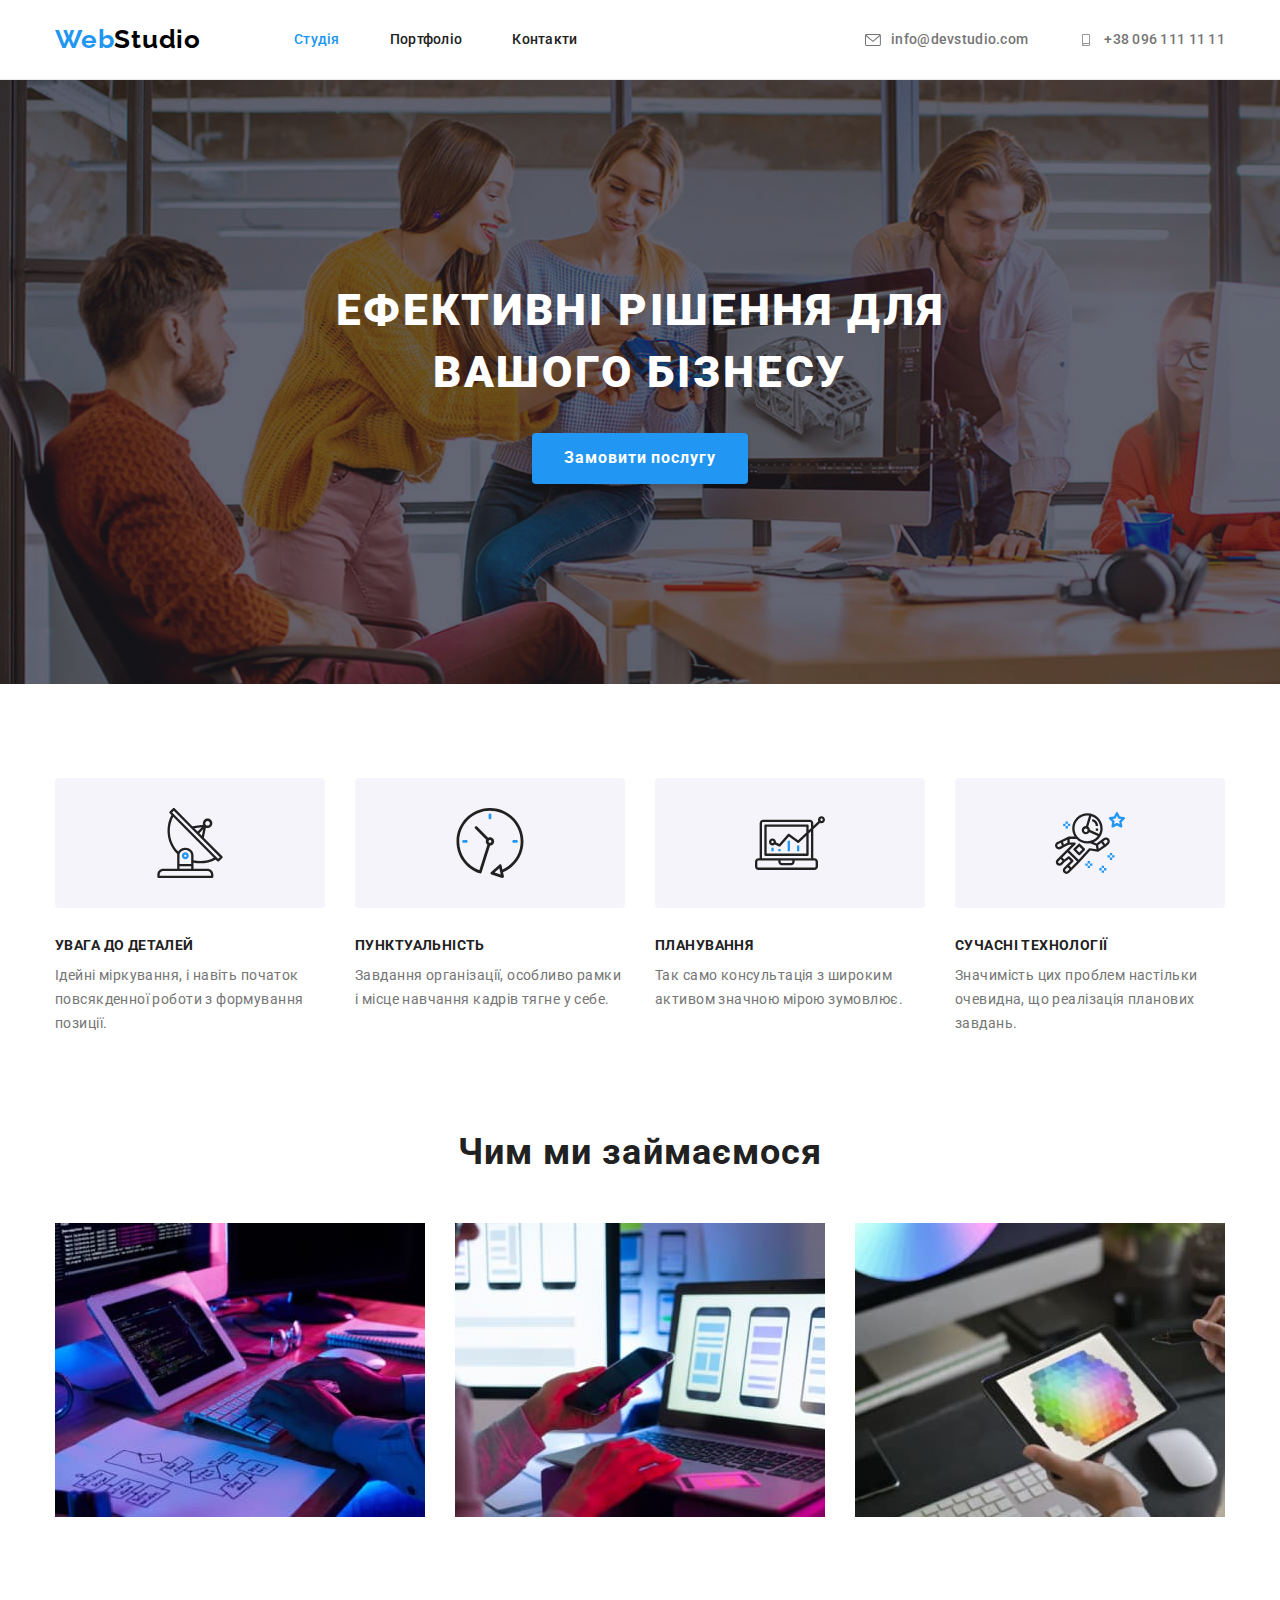
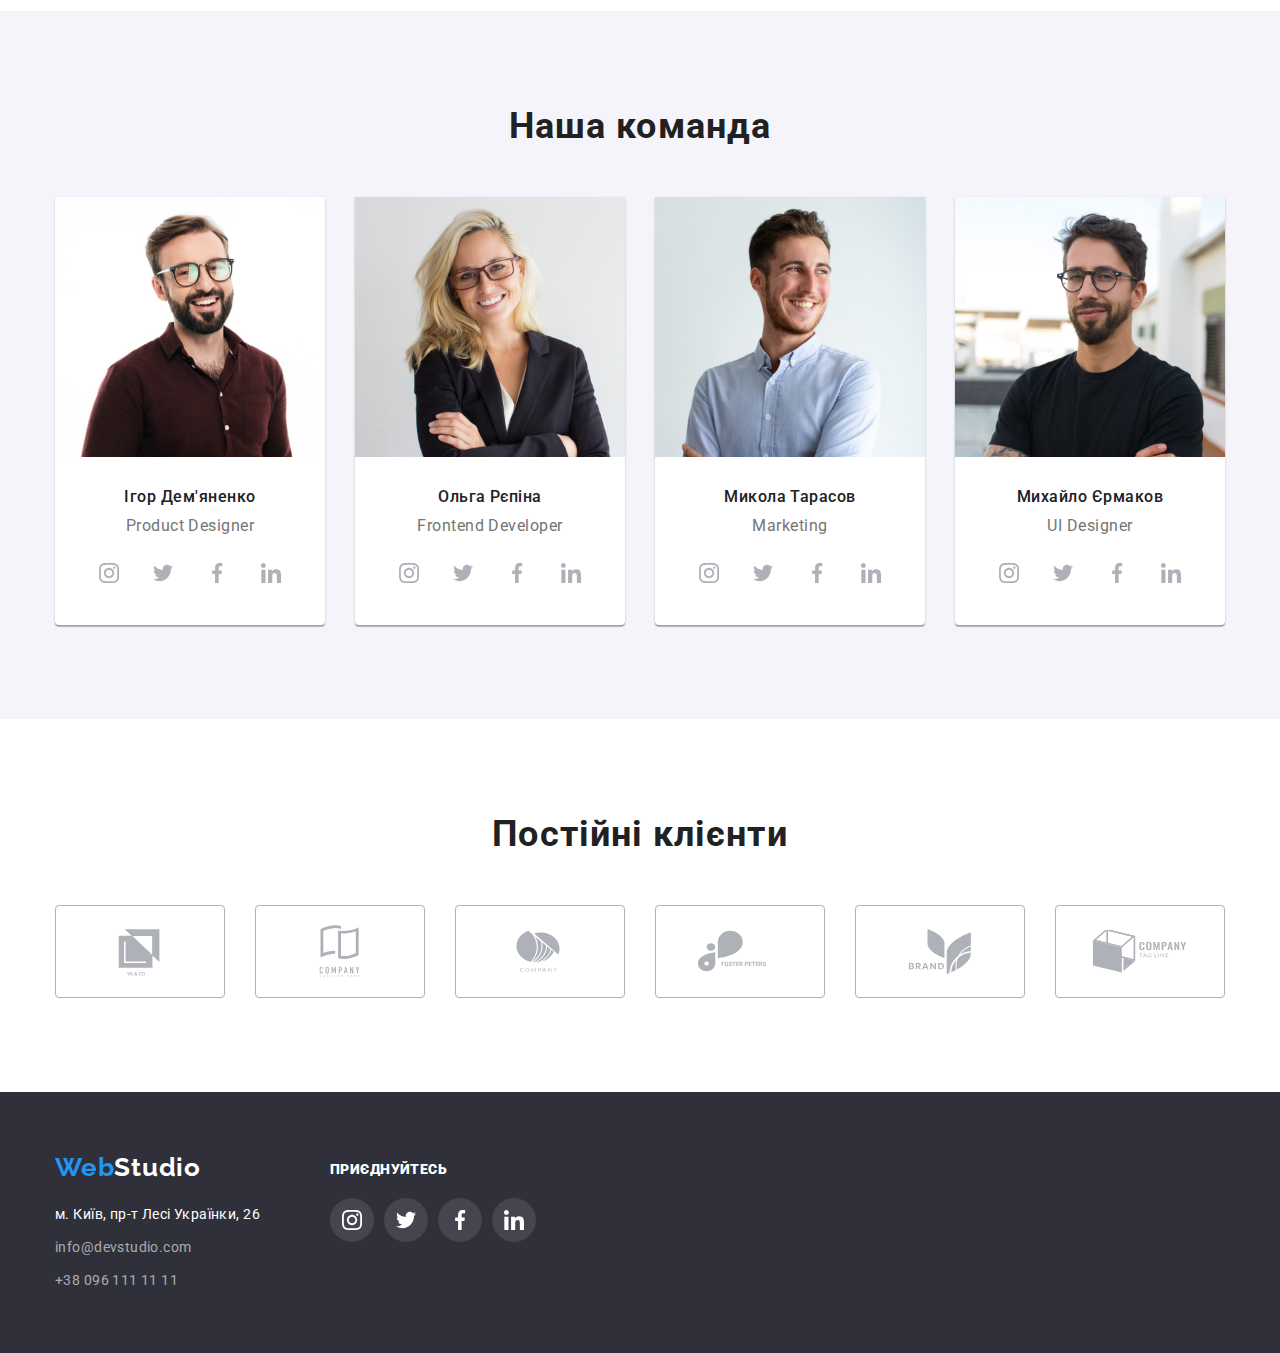
<file: index.html>
<!DOCTYPE html>
<html lang="uk">

<head>
	<meta charset="UTF-8">
	<meta http-equiv="X-UA-Compatible" content="IE=edge">
	<meta name="viewport" content="width=device-width, initial-scale=1.0">
	<title>WebStudio | Creative workshop</title>
	<link rel="preconnect" href="https://fonts.googleapis.com">
	<link rel="preconnect" href="https://fonts.gstatic.com" crossorigin>
	<link
		href="https://fonts.googleapis.com/css2?family=Raleway:wght@700&family=Roboto:wght@400;500;700;900&display=swap"
		rel="stylesheet">
	<link rel="stylesheet" href="https://cdn.jsdelivr.net/npm/modern-normalize@1.1.0/modern-normalize.min.css" />
	<link href="./css/style.css" rel="stylesheet">
</head>

<body>
	<!-- header block-->
	<header class="header">
		<div class="header-container container">
			<nav class="header-nav">
				<a class="logo" href="./index.html"><span class="blue-part">Web</span><span
						class="black-part">Studio</span></a>
				<ul class="site-list list">
					<li class="active-site-link"><a class="link" href="./index.html">Студія</a></li>
					<li><a class="link" href="./portfolio.html">Портфоліо</a></li>
					<li><a class="link" href="">Контакти</a></li>
				</ul>
			</nav>
			<ul class="contacts-list list">
				<li><a class="link contact" href="mailto:info@devstudio.com">
						<svg class="icon-contact" width="16" height="12">
							<use href="./images/icons-no-optomization.svg#icon-mail"></use>
						</svg>
						info@devstudio.com</a></li>
				<li><a class="link contact" href="tel:+380961111111">
						<svg class="icon-contact" width="16" height="12">
							<use href="./images/icons.svg#icon-phone"></use>
						</svg>
						+38 096 111 11 11</a></li>
			</ul>
		</div>
	</header>

	<!-- main block -->
	<main>
		<!-- hero -->
		<div class="hero-bg">
			<section class="hero">
				<div class="container ">
					<h1 class="hero-title">Ефективні рішення для вашого бізнесу</h1>
					<button class="button-primary" type="button">Замовити послугу</button>
				</div>
			</section>
		</div>


		<!-- Advantages -->
		<section class="advantages section">
			<div class="container">
				<!-- h2 won't to show here -->
				<h2 class="visually-hidden">Переваги компанії</h2>
				<ul class="advantages-list list">
					<li class="advantages-item">
						<div class="advantages-icon-wrapper">
							<svg class="advantages-icon">
								<use href="./images/icons.svg#icon-antenna"></use>
							</svg>
						</div>
						<h3 class="advantage-title">УВАГА ДО ДЕТАЛЕЙ</h3>
						<p class="advantage-desc">Ідейні міркування, і навіть початок повсякденної роботи з формування
							позиції.
						</p>
					</li>
					<li class="advantages-item">
						<div class="advantages-icon-wrapper">
							<svg class="advantages-icon">
								<use href="./images/icons.svg#icon-clock"></use>
							</svg>
						</div>
						<h3 class="advantage-title">ПУНКТУАЛЬНІСТЬ</h3>
						<p class="advantage-desc">Завдання організації, особливо рамки і місце навчання кадрів тягне у себе.
						</p>
					</li>
					<li class="advantages-item">
						<div class="advantages-icon-wrapper">
							<svg class="advantages-icon">
								<use href="./images/icons.svg#icon-diagram"></use>
							</svg>
						</div>
						<h3 class="advantage-title">ПЛАНУВАННЯ</h3>
						<p class="advantage-desc">Так само консультація з широким активом значною мірою зумовлює.</p>
					</li>
					<li class="advantages-item">
						<div class="advantages-icon-wrapper">
							<svg class="advantages-icon">
								<use href="./images/icons.svg#icon-astronaut"></use>
							</svg>
						</div>
						<h3 class="advantage-title">СУЧАСНІ ТЕХНОЛОГІЇ</h3>
						<p class="advantage-desc">Значимість цих проблем настільки очевидна, що реалізація планових завдань.
						</p>
					</li>
				</ul>
			</div>
		</section>

		<!-- What we do -->
		<section class="work section">
			<div class="container">
				<h2 class="poster">Чим ми займаємося</h2>
				<ul class="work-list list">
					<li class="work-item"><img src="./images/studio-images/codding.jpg" width="370"
							alt="Програміст пише код додатку">
					</li>
					<li class="work-item"><img src="./images/studio-images/testing.jpg" width="370"
							alt="Тестувальник перевіряє роботу додатку">
					</li>
					<li class="work-item"><img src="./images/studio-images/dessigning.jpg" width="370"
							alt="Дизайнер розробляє кольорову схему додатку">
					</li>
				</ul>
			</div>
		</section>

		<!-- Team -->
		<section class="team section">
			<div class="container">
				<h2 class="poster">Наша команда</h2>
				<ul class="team-list list">
					<li class="team-item">
						<img class="team-item-avatar" src="./images/studio-images/person1.jpg" width="270"
							alt="Член команди Ігор Дем'яненко">
						<div class="team-item-wrapper">
							<h3 class="person-name">Ігор Дем'яненко</h3>
							<p class="person-profession">
								Product Designer
							</p>
							<ul class="social-list list">
								<li class="social-list-item">
									<a href="" class="social-link">
										<svg class="social-link-icon">
											<use href="./images/icons.svg#icon-instagram"></use>
										</svg>
									</a>
								</li>
								<li class="social-list-item">
									<a href="" class="social-link">
										<svg class="social-link-icon">
											<use href="./images/icons.svg#icon-twitter"></use>
										</svg>
									</a>
								</li>
								<li class="social-list-item">
									<a href="" class="social-link">
										<svg class="social-link-icon">
											<use href="./images/icons.svg#icon-facebook"></use>
										</svg>
									</a>
								</li>
								<li class="social-list-item">
									<a href="" class="social-link">
										<svg class="social-link-icon">
											<use href="./images/icons.svg#icon-linkedin"></use>
										</svg>
									</a>
								</li>
							</ul>
						</div>
					</li>
					<li class="team-item">
						<img class="team-item-avatar" src="./images/studio-images/person2.jpg" width="270"
							alt="Член команди Ольга Рєпіна">
						<div class="team-item-wrapper">
							<h3 class="person-name">Ольга Рєпіна</h3>
							<p class="person-profession">
								Frontend Developer
							</p>
							<ul class="social-list list">
								<li class="social-list-item">
									<a href="" class="social-link">
										<svg class="social-link-icon">
											<use href="./images/icons.svg#icon-instagram"></use>
										</svg>
									</a>
								</li>
								<li class="social-list-item">
									<a href="" class="social-link">
										<svg class="social-link-icon">
											<use href="./images/icons.svg#icon-twitter"></use>
										</svg>
									</a>
								</li>
								<li class="social-list-item">
									<a href="" class="social-link">
										<svg class="social-link-icon">
											<use href="./images/icons.svg#icon-facebook"></use>
										</svg>
									</a>
								</li>
								<li class="social-list-item">
									<a href="" class="social-link">
										<svg class="social-link-icon">
											<use href="./images/icons.svg#icon-linkedin"></use>
										</svg>
									</a>
								</li>
							</ul>
						</div>
					</li>
					<li class="team-item">
						<img class="team-item-avatar" src="./images/studio-images/person3.jpg" width="270"
							alt="Член команди Микола Тарасов">
						<div class="team-item-wrapper">
							<h3 class="person-name">Микола Тарасов</h3>
							<p class="person-profession">
								Marketing
							</p>
							<ul class="social-list list">
								<li class="social-list-item">
									<a href="" class="social-link">
										<svg class="social-link-icon">
											<use href="./images/icons.svg#icon-instagram"></use>
										</svg>
									</a>
								</li>
								<li class="social-list-item">
									<a href="" class="social-link">
										<svg class="social-link-icon">
											<use href="./images/icons.svg#icon-twitter"></use>
										</svg>
									</a>
								</li>
								<li class="social-list-item">
									<a href="" class="social-link">
										<svg class="social-link-icon">
											<use href="./images/icons.svg#icon-facebook"></use>
										</svg>
									</a>
								</li>
								<li class="social-list-item">
									<a href="" class="social-link">
										<svg class="social-link-icon">
											<use href="./images/icons.svg#icon-linkedin"></use>
										</svg>
									</a>
								</li>
							</ul>
						</div>
					</li>
					<li class="team-item">
						<img class="team-item-avatar" src="./images/studio-images/person4.jpg" width="270"
							alt="Член команди Михайло Єрмаков">
						<div class="team-item-wrapper">
							<h3 class="person-name">Михайло Єрмаков</h3>
							<p class="person-profession">
								UI Designer
							</p>
							<ul class="social-list list">
								<li class="social-list-item">
									<a href="" class="social-link">
										<svg class="social-link-icon">
											<use href="./images/icons.svg#icon-instagram"></use>
										</svg>
									</a>
								</li>
								<li class="social-list-item">
									<a href="" class="social-link">
										<svg class="social-link-icon">
											<use href="./images/icons.svg#icon-twitter"></use>
										</svg>
									</a>
								</li>
								<li class="social-list-item">
									<a href="" class="social-link">
										<svg class="social-link-icon">
											<use href="./images/icons.svg#icon-facebook"></use>
										</svg>
									</a>
								</li>
								<li class="social-list-item">
									<a href="" class="social-link">
										<svg class="social-link-icon">
											<use href="./images/icons.svg#icon-linkedin"></use>
										</svg>
									</a>
								</li>
							</ul>
						</div>
					</li>
				</ul>
			</div>
		</section>


		<!-- clients -->

		<section class="section clients">

			<div class="container">
				<h2 class="poster">Постійні клієнти</h2>
				<ul class="clients-list list">
					<li class="clients-item">
						<a href="" class="client-link">
							<svg class="client-icon">
								<use href="./images/icons.svg#icon-yago"></use>
							</svg>
						</a>
					</li>
					<li class="clients-item">
						<a href="" class="client-link">
							<svg class="client-icon">
								<use href="./images/icons.svg#icon-company-tagline1"></use>
							</svg>
						</a>
					</li>
					<li class="clients-item">
						<a href="" class="client-link">
							<svg class="client-icon">
								<use href="./images/icons.svg#icon-company"></use>
							</svg>
						</a>
					</li>
					<li class=" clients-item">
						<a href="" class="client-link">
							<svg class="client-icon">
								<use href="./images/icons.svg#icon-foster"></use>
							</svg>
						</a>
					</li>
					<li class="clients-item">
						<a href="" class="client-link">
							<svg class="client-icon">
								<use href="./images/icons.svg#icon-brand"></use>
							</svg>
						</a>
					</li>
					<li class="clients-item">
						<a href="" class="client-link">
							<svg class="client-icon">
								<use href="./images/icons.svg#icon-company-tagline2"></use>
							</svg>
						</a>
					</li>
				</ul>
			</div>

		</section>

	</main>

	<!-- footer block -->
	<footer class="footer">
		<div class="container footer-block">
			<div class="footer-contact-block">
				<a class="logo footer-logo" href="./index.html"><span class="blue-part">Web</span><span
						class="white-part">Studio</span></a>
				<address>
					<ul class="address-list">
						<li class="address-item"><a class="footer-map"
								href="hhttps://www.google.com.ua/maps/place/%D0%B1%D1%83%D0%BB%D1%8C%D0%B2%D0%B0%D1%80+%D0%9B%D0%B5%D1%81%D1%96+%D0%A3%D0%BA%D1%80%D0%B0%D1%97%D0%BD%D0%BA%D0%B8,+26,+%D0%9A%D0%B8%D1%97%D0%B2,+02000/@50.4265807,30.5383858,17z/data=!3m1!4b1!4m5!3m4!1s0x40d4cf0e033ecbe9:0x57a4dffefec77da0!8m2!3d50.4265807!4d30.5383859?hl=uk"
								target="_blank" rel="noopener noreferrer">м. Київ, пр-т Лесі Українки, 26</a></li>
						<li class="address-item"><a class="link footer-contact"
								href="mailto:info@devstudio.com">info@devstudio.com</a>
						</li>
						<li class="address-item"><a class="link footer-contact" href="tel:+380961111111">+38 096 111 11 11</a>
						</li>
					</ul>
				</address>
			</div>
			<div class="footer-social-block">
				<h2 class='footer-go'><strong>Приєднуйтесь</strong></h2>
				<ul class="footer-social-list list">
					<li class="footer-social-item">
						<a href="" class="footer-social-link">
							<svg class="footer-social-icon">
								<use href="./images/icons.svg#icon-instagram"></use>
							</svg>
						</a>
					</li>
					<li class="footer-social-item">
						<a href="" class="footer-social-link">
							<svg class="footer-social-icon">
								<use href="./images/icons.svg#icon-twitter"></use>
							</svg>
						</a>
					</li>
					<li class="footer-social-item">
						<a href="" class="footer-social-link">
							<svg class="footer-social-icon">
								<use href="./images/icons.svg#icon-facebook"></use>
							</svg>
						</a>
					</li>
					<li class="footer-social-item">
						<a href="" class="footer-social-link">
							<svg class="footer-social-icon">
								<use href="./images/icons.svg#icon-linkedin"></use>
							</svg>
						</a>
					</li>
				</ul>
			</div>
		</div>
	</footer>
</body>

</html>
</file>
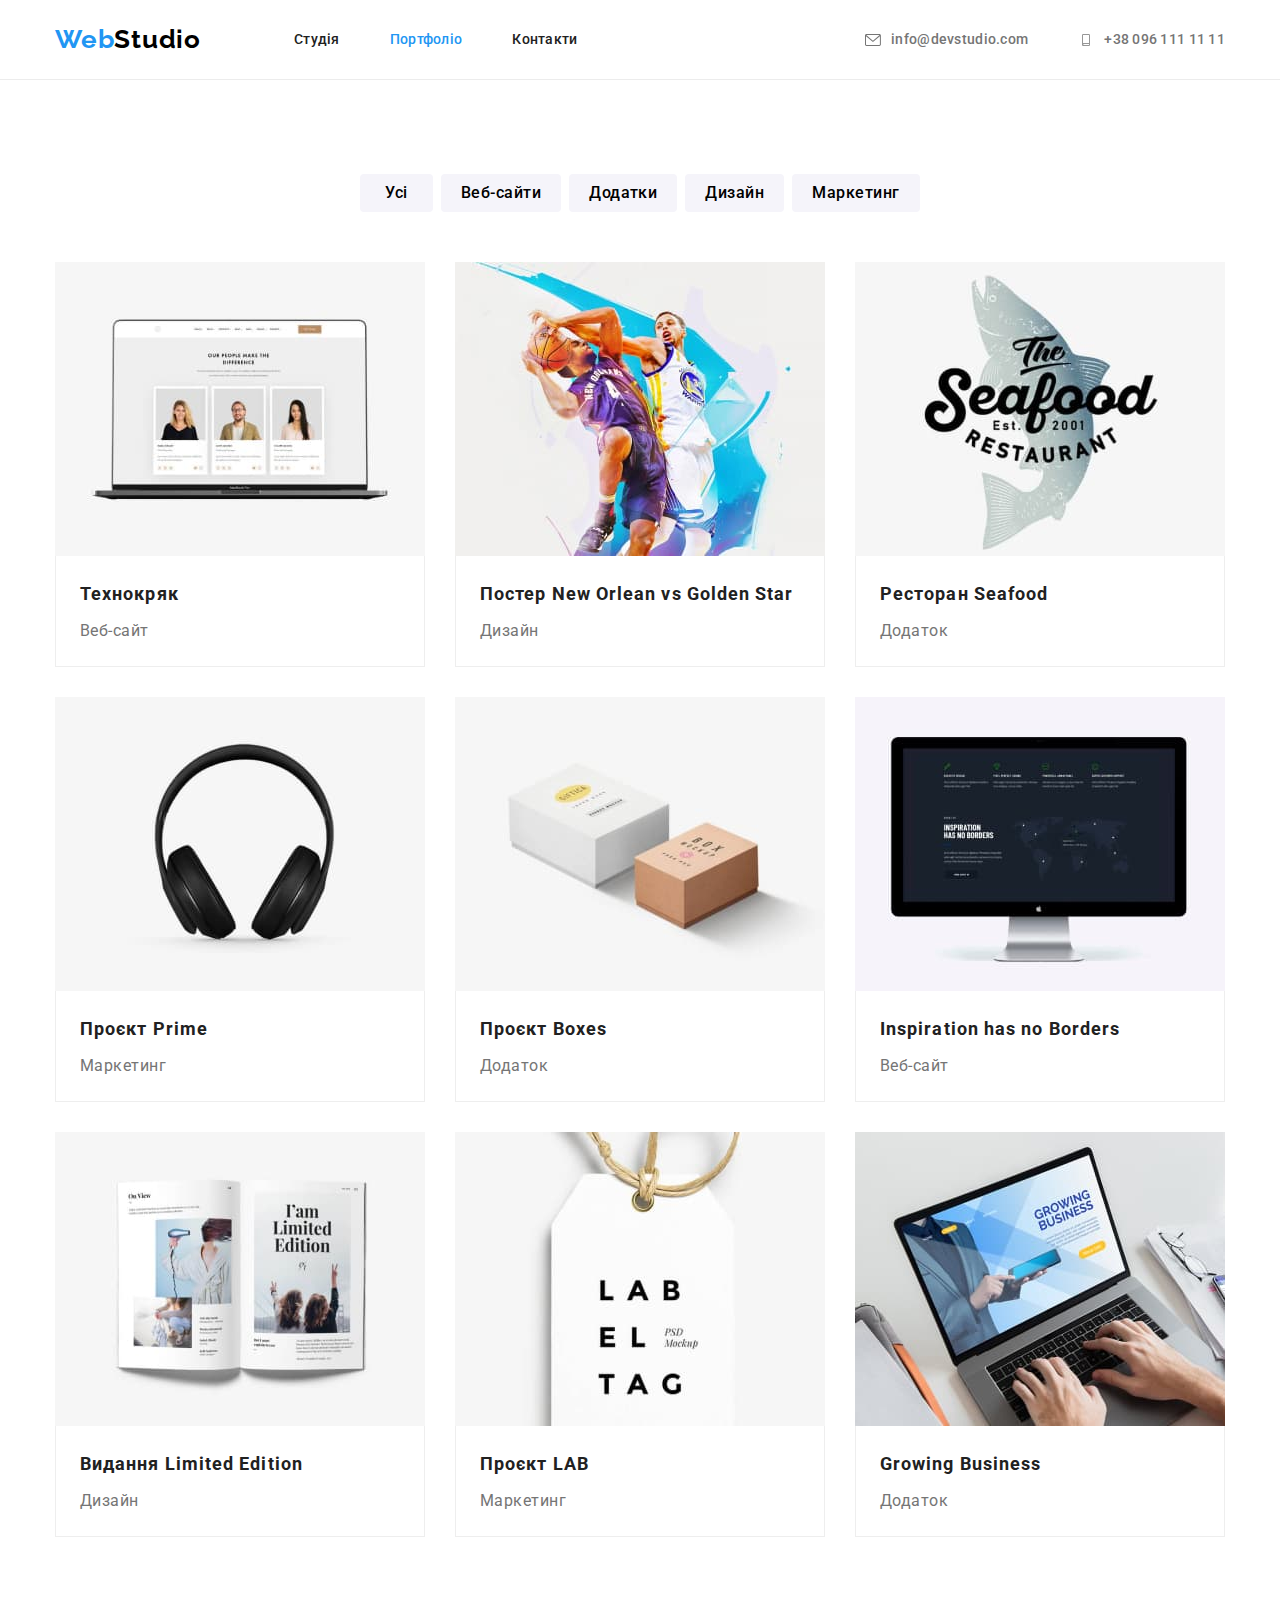
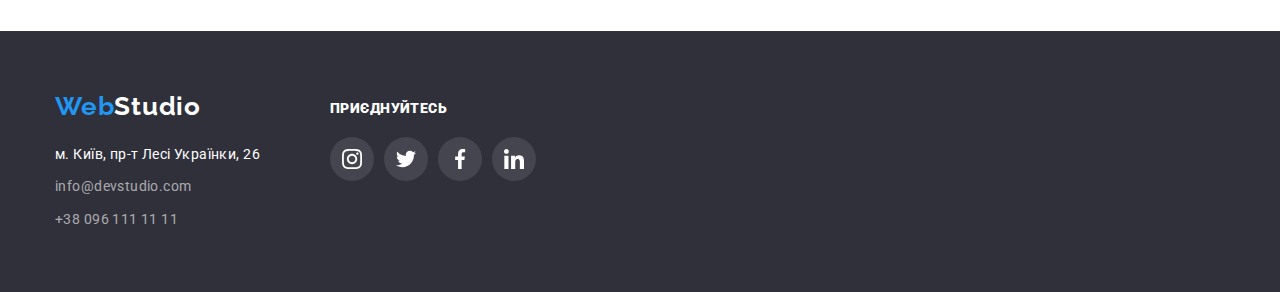
<file: portfolio.html>
<!DOCTYPE html>
<html lang="uk">

<head>
	<meta charset="UTF-8">
	<meta http-equiv="X-UA-Compatible" content="IE=edge">
	<meta name="viewport" content="width=device-width, initial-scale=1.0">
	<title>WebStudio | Portfolio</title>
	<link rel="preconnect" href="https://fonts.googleapis.com">
	<link rel="preconnect" href="https://fonts.gstatic.com" crossorigin>
	<link
		href="https://fonts.googleapis.com/css2?family=Raleway:wght@700&family=Roboto:wght@400;500;700;900&display=swap"
		rel="stylesheet">
	<link rel="stylesheet" href="https://cdn.jsdelivr.net/npm/modern-normalize@1.1.0/modern-normalize.min.css" />
	<link href="./css/style.css" rel="stylesheet">
</head>

<body>
	<!-- header block-->
	<header class="header">
		<div class="header-container container">
			<nav class="header-nav">
				<a class="logo" href="./index.html"><span class="blue-part">Web</span><span
						class="black-part">Studio</span></a>
				<ul class="site-list list">
					<li><a class="link" href="./index.html">Студія</a></li>
					<li class="active-site-link"><a class="link" href="./portfolio.html">Портфоліо</a></li>
					<li><a class="link" href="">Контакти</a></li>
				</ul>
			</nav>
			<ul class="contacts-list list">
				<li><a class="link contact" href="mailto:info@devstudio.com">
						<svg class="icon-contact" width="16" height="12">
							<use href="./images/icons-no-optomization.svg#icon-mail"></use>
						</svg>
						info@devstudio.com
					</a></li>
				<li><a class="link contact" href="tel:+380961111111">
						<svg class="icon-contact" width="16" height="12">
							<use href="./images/icons.svg#icon-phone"></use>
						</svg>
						+38 096 111 11 11</a></li>
			</ul>
		</div>
	</header>

	<!-- main block -->
	<main class="main section">

		<section>
			<div class="container">
				<!-- h1 will not show here -->
				<h1 class="visually-hidden">Пошук робіт компанії WebStudio</h1>

				<!-- Buttons -->
				<ul class="filter-list list">
					<li><button class="filter-button filter-button-different" type="button">Усі</button></li>
					<li><button class="filter-button" type="button">Веб-сайти</button>
					</li>
					<li><button class="filter-button" type="button">Додатки</button></li>
					<li><button class="filter-button" type="button">Дизайн</button></li>
					<li><button class="filter-button" type="button">Маркетинг</button></li>
				</ul>

				<!-- Cards list result -->
				<ul class="results-list list">
					<li class="results-link">
						<a href="" class="link-for-result">
							<img src=" ./images/portfolio-images/techno.jpg" alt="Веб-сайт компанії Технокряк">
							<div class="result-description-wrapper">
								<h2 class="result-title">Технокряк</h2>
								<p class="result-subtitle">Веб-сайт</p>
							</div>
						</a>
					</li>
					<li class="results-link">
						<a href="" class="link-for-result">
							<img src="./images/portfolio-images/poster.jpg" alt="Постер з баскетболістами">
							<div class="result-description-wrapper">
								<h2 class="result-title">Постер New Orlean vs Golden Star</h2>
								<p class="result-subtitle">Дизайн</p>
							</div>
						</a>
					</li>
					<li class="results-link">
						<a href="" class="link-for-result">
							<img src="./images/portfolio-images/seafood.jpg" alt="Логотип ресторану Seafood">
							<div class="result-description-wrapper">
								<h2 class="result-title">Ресторан Seafood</h2>
								<p class="result-subtitle">Додаток</p>
							</div>
						</a>
					</li>
					<li class="results-link">
						<a href="" class="link-for-result">
							<img src="./images/portfolio-images/prime.jpg" alt="Навушники компанії Prime">
							<div class="result-description-wrapper">
								<h2 class="result-title">Проєкт Prime</h2>
								<p class="result-subtitle">Маркетинг</p>
							</div>
						</a>
					</li>
					<li class="results-link">
						<a href="" class="link-for-result">
							<img src="./images/portfolio-images/boxes.jpg" alt="Коробки компанії Boxes">
							<div class="result-description-wrapper">
								<h2 class="result-title">Проєкт Boxes</h2>
								<p class="result-subtitle">Додаток</p>
							</div>
						</a>
					</li>
					<li class="results-link">
						<a href="" class="link-for-result">
							<img src="./images/portfolio-images/inspiration.jpg" alt="Комп'ютер з відкритим веб-сайтом">
							<div class="result-description-wrapper">
								<h2 class="result-title">Inspiration has no Borders</h2>
								<p class="result-subtitle">Веб-сайт</p>
							</div>
						</a>
					</li>
					<li class="results-link">
						<a href="" class="link-for-result">
							<img src="./images/portfolio-images/limited.jpg" alt="Книга з новим дизайном">
							<div class="result-description-wrapper">
								<h2 class="result-title">Видання Limited Edition</h2>
								<p class="result-subtitle">Дизайн</p>
							</div>
						</a>
					</li>
					<li class="results-link">
						<a href="" class="link-for-result">
							<img src="./images/portfolio-images/lab.jpg" alt="Бирка на товар">
							<div class="result-description-wrapper">
								<h2 class="result-title">Проєкт LAB</h2>
								<p class="result-subtitle">Маркетинг</p>
							</div>
						</a>
					</li>
					<li class="results-link">
						<a href="" class="link-for-result">
							<img src="./images/portfolio-images/business.jpg"
								alt="Комп'ютер з відкритим додатком Growing Business">
							<div class="result-description-wrapper">
								<h2 class="result-title">Growing Business</h2>
								<p class="result-subtitle">Додаток</p>
							</div>
						</a>
					</li>
				</ul>
			</div>
		</section>
	</main>

	<!-- footer block -->
	<footer class="footer">
		<div class="container footer-block">
			<div class="footer-contact-block">
				<a class="logo footer-logo" href="./index.html"><span class="blue-part">Web</span><span
						class="white-part">Studio</span></a>
				<address>
					<ul class="address-list">
						<li class="address-item"><a class="footer-map"
								href="hhttps://www.google.com.ua/maps/place/%D0%B1%D1%83%D0%BB%D1%8C%D0%B2%D0%B0%D1%80+%D0%9B%D0%B5%D1%81%D1%96+%D0%A3%D0%BA%D1%80%D0%B0%D1%97%D0%BD%D0%BA%D0%B8,+26,+%D0%9A%D0%B8%D1%97%D0%B2,+02000/@50.4265807,30.5383858,17z/data=!3m1!4b1!4m5!3m4!1s0x40d4cf0e033ecbe9:0x57a4dffefec77da0!8m2!3d50.4265807!4d30.5383859?hl=uk"
								target="_blank" rel="noopener noreferrer">м. Київ, пр-т Лесі Українки, 26</a></li>
						<li class="address-item"><a class="link footer-contact"
								href="mailto:info@devstudio.com">info@devstudio.com</a>
						</li>
						<li class="address-item"><a class="link footer-contact" href="tel:+380961111111">+38 096 111 11 11</a>
						</li>
					</ul>
				</address>
			</div>
			<div class="footer-social-block">
				<h2 class='footer-go'><strong>Приєднуйтесь</strong></h2>
				<ul class="footer-social-list list">
					<li class="footer-social-item">
						<a href="" class="footer-social-link">
							<svg class="footer-social-icon">
								<use href="./images/icons.svg#icon-instagram"></use>
							</svg>
						</a>
					</li>
					<li class="footer-social-item">
						<a href="" class="footer-social-link">
							<svg class="footer-social-icon">
								<use href="./images/icons.svg#icon-twitter"></use>
							</svg>
						</a>
					</li>
					<li class="footer-social-item">
						<a href="" class="footer-social-link">
							<svg class="footer-social-icon">
								<use href="./images/icons.svg#icon-facebook"></use>
							</svg>
						</a>
					</li>
					<li class="footer-social-item">
						<a href="" class="footer-social-link">
							<svg class="footer-social-icon">
								<use href="./images/icons.svg#icon-linkedin"></use>
							</svg>
						</a>
					</li>
				</ul>
			</div>
		</div>
	</footer>
</body>

</html>
</file>
<file: css/style.css>
/* --------------------------------------------------------------------------- */
/* variables */
:root {
  --accent-color: #2196f3;
  --secondary-accent-color: #188ce8;
  --text-color: #212121;
  --black-color: #000000;
  --white-color: #ffffff;
  --gray-color: #757575;
  --transparent-color: rgba(255, 255, 255, 0.6);
  --main-font: "Roboto", sans-serif;
  --accent-font: "Raleway", sans-serif;
  --main-font-size: 14px;
  --secondary-font-size: 16px;
  --background-color-white: #ffffff;
  --background-color-darkest-white: #f5f5f5;
  --background-color-pink: #f5f4fa;
  --background-color-dark: #2f303a;
}

h1,
h2,
h3,
h4,
h5,
h6,
p {
  margin-top: 0;
  margin-bottom: 0;
}

ul,
ol {
  margin-top: 0;
  margin-bottom: 0;
  padding-left: 0;
}

img {
  display: block;
}

button {
  cursor: pointer;
}

.list {
  list-style: none;
}

.link {
  text-decoration: none;
}

.visually-hidden {
  position: absolute;
  width: 1px;
  height: 1px;
  margin: -1px;
  border: 0;
  padding: 0;
  white-space: nowrap;
  clip-path: inset(100%);
  clip: rect(0 0 0 0);
  overflow: hidden;
}

body {
  font-family: var(--main-font), Arial, Helvetica, Verdana, sans-serif;
  font-size: var(--main-font-size);
  background-color: var(--background-color-white);
  color: var(--text-color);
}

.section {
  padding-top: 94px;
  padding-bottom: 94px;
}

.container {
  width: 1200px;
  padding-left: 15px;
  padding-right: 15px;
  margin-left: auto;
  margin-right: auto;
}

/* --------------------------------------------------------------------------- */
/* common css (header and footer) */
/* header */
.header {
  border-bottom: 1px solid #ececec;
}

.header-container {
  display: flex;
  align-items: center;
  padding-top: 24px;
  padding-bottom: 24px;
}

.header-nav {
  display: flex;
  align-items: center;
  column-gap: 93px;
}

.logo {
  font-family: var(--accent-font);
  font-size: 26px;
  font-weight: 700;
  line-height: 1.2;
  letter-spacing: 0.03em;
  text-decoration: none;
}
.blue-part {
  color: var(--accent-color);
}
.black-part {
  color: var(--black-color);
}

.site-list {
  display: flex;
  column-gap: 50px;
}

.contacts-list {
  margin-left: auto;
  display: flex;
  column-gap: 50px;
  font-weight: 500;
}
.link {
  color: inherit;
  text-decoration: none;
  line-height: 1.14;
  letter-spacing: 0.02em;
  font-weight: 500;
}
.link:hover,
.link:focus {
  color: var(--accent-color);
}

.active-site-link {
  color: var(--accent-color);
}

.contact {
  color: var(--gray-color);
  display: flex;
  align-items: center;
  column-gap: 10px;
}

.icon-contact {
  fill: #757575;
}

.link:hover .icon-contact,
.link:focus .icon-contact {
  fill: var(--accent-color);
  stroke: var(--accent-color);
}

/* footer */
footer {
  background-color: var(--background-color-dark);
  padding: 60px 15px;
}

.footer-block {
  display: flex;
  column-gap: 70px;
}

.footer-logo {
  display: inline-block;
  margin-bottom: 20px;
}

.white-part {
  color: var(--white-color);
}
.address-list {
  list-style: none;
}

.address-item:not(:last-child) {
  margin-bottom: 9px;
}

.footer-map {
  color: var(--white-color);
  line-height: 1.71;
  letter-spacing: 0.03em;
  font-style: normal;
  text-decoration: none;
}

.footer-map:hover,
.footer-map:focus {
  color: var(--accent-color);
}

.footer-go {
  font-weight: 700;
  font-size: 14px;
  line-height: 1.14;
  letter-spacing: 0.03em;
  text-transform: uppercase;
  color: var(--white-color);

  padding-top: 10px;
  margin-bottom: 20px;
}

.footer-contact {
  font-weight: 400;
  color: var(--transparent-color);
  letter-spacing: 0.03em;
  line-height: 1.71;
  font-style: normal;
}

.footer-social-list {
  display: flex;
  flex-wrap: wrap;
  column-gap: 10px;
}

.footer-social-link {
  display: flex;
  justify-content: center;
  align-items: center;
  border-radius: 50%;
  width: 44px;
  height: 44px;
  background: rgba(255, 255, 255, 0.1);
}

.footer-social-icon {
  fill: var(--white-color);
  width: 20px;
  height: 20px;
}

.footer-social-link:hover,
.footer-social-link:focus {
  background-color: var(--accent-color);
}

/* --------------------------------------------------------------------------- */
/* сss for index.html */

/* ===== HERO ===== */
.hero {
  background-color: var(--background-color-dark);
  background-image: linear-gradient(
      rgba(47, 48, 58, 0.4),
      rgba(47, 48, 58, 0.4)
    ),
    url("../images/hero-bg.jpg");

  background-repeat: no-repeat;
  background-size: cover;

  padding-top: 200px;
  padding-bottom: 200px;
  max-width: 1600px;
  margin: 0 auto;
}

.hero-bg {
  background-color: var(--background-color-dark);
}

.hero-title {
  color: var(--white-color);
  font-weight: 900;
  font-size: 44px;
  line-height: 1.4;
  letter-spacing: 0.06em;
  text-transform: uppercase;
  text-align: center;

  width: 696px;
  margin-left: auto;
  margin-right: auto;
  margin-bottom: 30px;
}
.button-primary {
  color: var(--white-color);
  background-color: var(--accent-color);
  box-shadow: 0px 4px 4px rgba(0, 0, 0, 0.15);
  font-weight: 700;
  font-size: var(--secondary-font-size);
  line-height: 1.9;
  letter-spacing: 0.06em;
  border-radius: 4px;
  border: none;
  cursor: pointer;

  min-width: 216px;
  padding: 10px 32px;
  display: block;
  margin: 0 auto;
}

.button-primary:hover {
  background-color: var(--secondary-accent-color);
}

/* ===== ADVANTAGES ===== */

.advantages {
  padding-bottom: 47.5px;
}

.advantages-list {
  display: flex;
  flex-wrap: wrap;
  column-gap: 30px;
}

.advantages-item {
  flex-basis: calc((100% - 3 * 30px) / 4);
}
.advantages-icon-wrapper {
  background: #f5f4fa;
  border-radius: 4px;
  display: flex;
  justify-content: center;
  align-items: center;
  padding: 30px 70px;
  margin-bottom: 30px;
}

.advantages-icon {
  width: 70px;
  height: 70px;
}

.advantage-title {
  font-weight: 700;
  font-size: var(--main-font-size);
  line-height: 1.14;
  letter-spacing: 0.03em;
  text-transform: uppercase;

  margin-bottom: 10px;
}
.advantage-desc {
  font-size: var(--main-font-size);
  line-height: 1.71;
  letter-spacing: 0.03em;
  color: var(--gray-color);
}

/* ===== WHAT WE DO ===== */

.work {
  padding-top: 47.5px;
}

.work-list {
  display: flex;
  flex-wrap: wrap;
  column-gap: 30px;
}

.work-item {
  flex-basis: calc((100% - 2 * 30px) / 3);
}

/* ===== TEAM ===== */
.team {
  background-color: var(--background-color-pink);
}
.poster {
  font-size: 36px;
  line-height: 1.17;
  text-align: center;
  letter-spacing: 0.03em;

  margin-bottom: 50px;
}

.team-list {
  display: flex;
  flex-wrap: wrap;
  column-gap: 30px;
}

.team-item {
  font-size: var(--secondary-font-size);
  line-height: 1.2;
  letter-spacing: 0.03em;
  box-shadow: 0px 1px 3px rgba(0, 0, 0, 0.12), 0px 1px 1px rgba(0, 0, 0, 0.14),
    0px 2px 1px rgba(0, 0, 0, 0.2);
  border-radius: 0px 0px 4px 4px;
  background-color: var(--white-color);
  flex-basis: calc((100% - 3 * 30px) / 4);
}

.team-item-wrapper {
  padding: 30px 20px;
  text-align: center;
}

.person-name {
  color: var(--text-color);
  font-size: var(--secondary-font-size);
  font-weight: 500;
  letter-spacing: 0.03em;

  margin-bottom: 10px;
}
.person-profession {
  color: var(--gray-color);
  margin-bottom: 16px;
}

.social-list {
  display: flex;
  flex-wrap: wrap;
  column-gap: 10px;
  justify-content: center;
}

.social-link {
  display: flex;
  justify-content: center;
  align-items: center;
  border-radius: 50%;
  width: 44px;
  height: 44px;
}

.social-link-icon {
  width: 20px;
  height: 20px;
  fill: #afb1b8;
}
.social-link:hover,
.social-link:focus {
  /* background-color: var(--accent-color); */
  background-color: var(--accent-color);
}
.social-link:hover .social-link-icon,
.social-link:focus .social-link-icon {
  fill: #ffffff;
}

/* ===== CLIENTS ===== */

.clients-list {
  display: flex;
  flex-wrap: wrap;
  column-gap: 30px;
}

.clients-item {
  display: flex;
  justify-content: center;
  height: 93px;
  border: 1px solid #afb1b8;
  border-radius: 4px;
  flex-basis: calc((100% - 5 * 30px) / 6);
}

.client-link {
  display: flex;
  justify-content: center;
  align-items: center;
  width: 100%;
  height: 100%;
}

.client-icon {
  width: 106px;
  height: 60px;
  fill: #afb1b8;
}

.clients-item:hover {
  border: 1px solid var(--accent-color);
}

.client-link:hover .client-icon,
.client-link:focus .client-icon {
  fill: var(--accent-color);
}
/* --------------------------------------------------------------------------- */

/* сss for portfolio.html */

.filter-list {
  display: flex;
  flex-wrap: wrap;
  column-gap: 8px;
  width: max-content;
  margin: 0 auto;
  margin-bottom: 50px;
}

.filter-button {
  font-weight: 500;
  font-size: var(--secondary-font-size);
  line-height: 1.62;
  text-align: center;
  letter-spacing: 0.03rem;
  border: none;
  background-color: var(--background-color-pink);
  border-radius: 4px;
  cursor: pointer;

  padding: 6px 20px;
}
.filter-button-different {
  padding: 6px 25px;
}

.filter-button:hover,
.filter-button:focus {
  color: var(--white-color);
  background-color: var(--accent-color);
  box-shadow: 0px 3px 1px rgba(0, 0, 0, 0.1), 0px 1px 2px rgba(0, 0, 0, 0.08),
    0px 2px 2px rgba(0, 0, 0, 0.12);
  border-radius: 4px;
}

/* ======= results ======== */

.results-list {
  display: flex;
  flex-wrap: wrap;
  gap: 30px;
}

.results-link {
  flex-basis: calc((100% - 2 * 30px) / 3);
}

.link-for-result {
  color: var(--text-color);
  text-decoration: none;
}

.link-for-result:hover,
.link-for-result:focus {
  display: inline-block;

  box-shadow: 0px 1px 1px rgba(0, 0, 0, 0.12), 0px 4px 4px rgba(0, 0, 0, 0.06),
    1px 4px 6px rgba(0, 0, 0, 0.16);
}

.result-description-wrapper {
  padding: 20px 24px;
  border: 1px solid #eeeeee;
  border-top: none;
}

.result-title {
  font-weight: 700;
  font-size: 18px;
  line-height: 2;
  letter-spacing: 0.06em;
  margin-bottom: 4px;
}
.result-subtitle {
  font-size: var(--secondary-font-size);
  line-height: 1.88;
  letter-spacing: 0.03em;
  color: var(--gray-color);
}

/* ============================================ */
</file>
